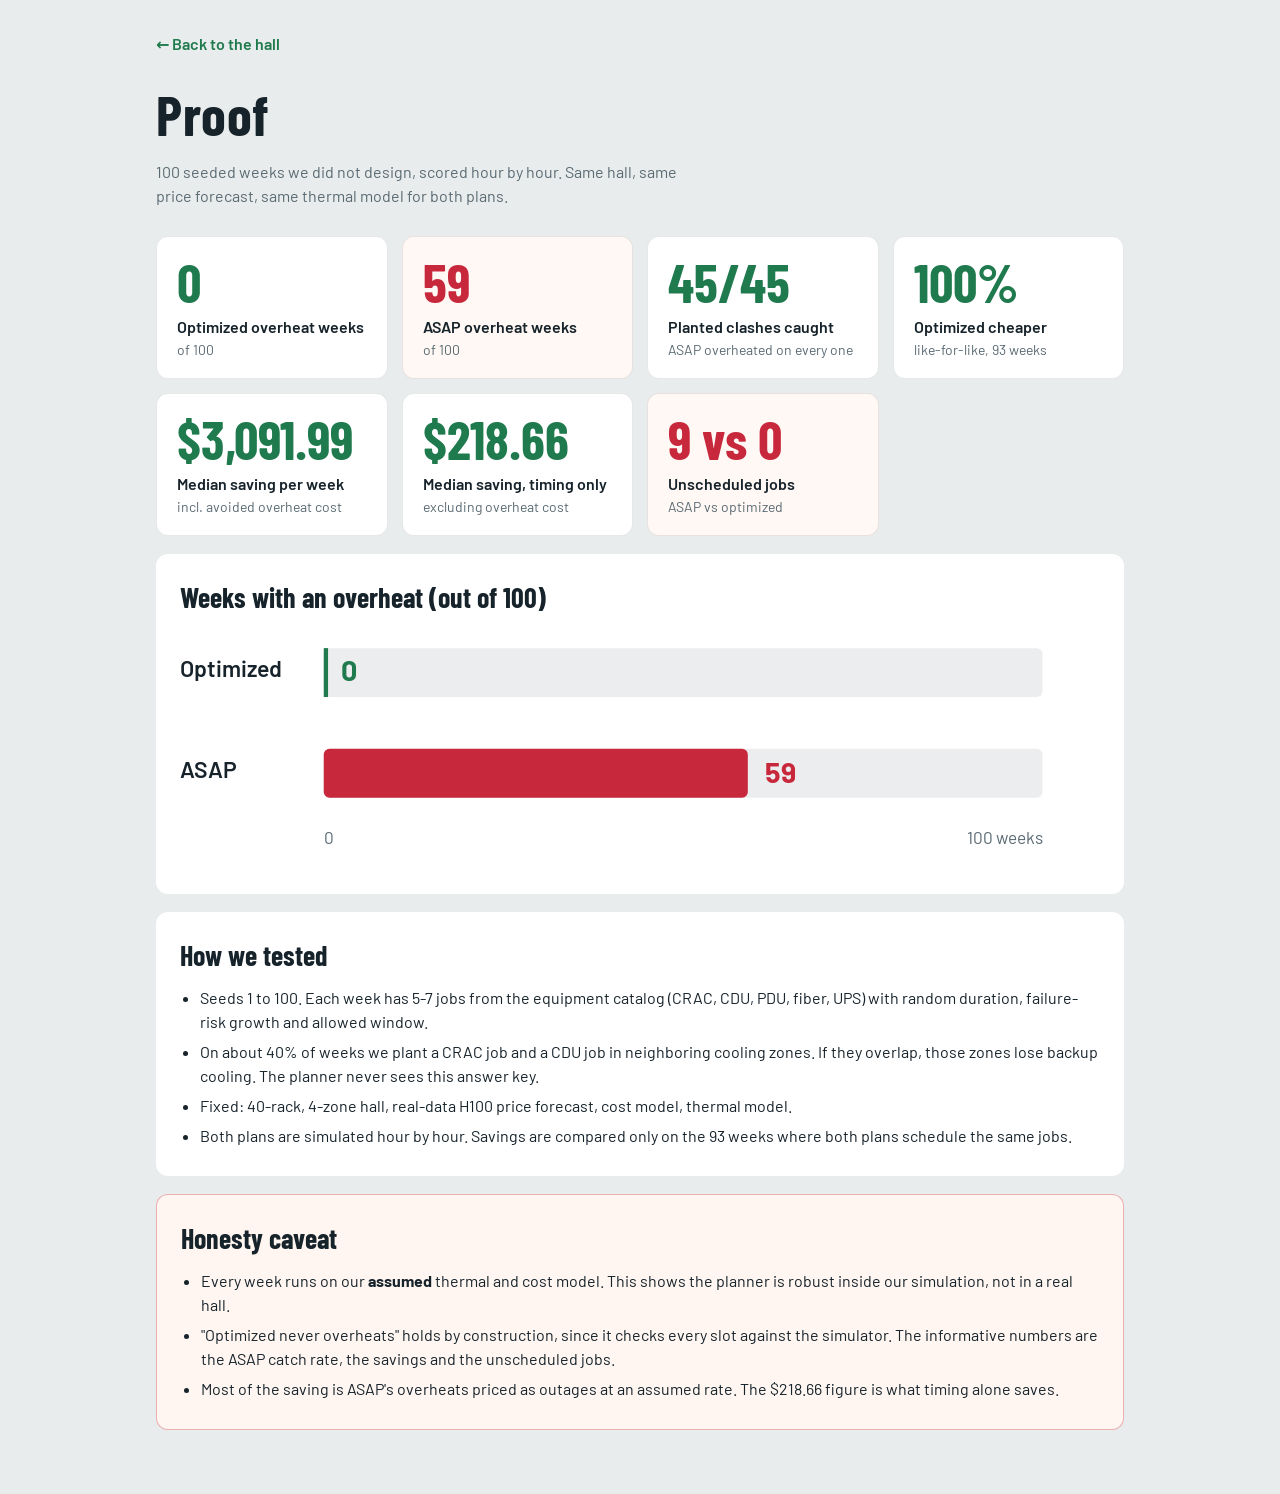
<file: frontend/proof.html>
<!doctype html>
<html lang="en">
<head>
<meta charset="utf-8">
<meta name="viewport" content="width=device-width, initial-scale=1">
<title>Proof</title>
<link rel="preconnect" href="https://fonts.googleapis.com">
<link rel="preconnect" href="https://fonts.gstatic.com" crossorigin>
<link href="https://fonts.googleapis.com/css2?family=Barlow:wght@400;500;600;700&family=Barlow+Condensed:wght@600;700&display=swap" rel="stylesheet">
<style>
:root{--ink:#17232B;--ours:#1F7A4D;--asap:#C8283C;--ground:#E8ECEC;--card:#fff;--muted:#5a6a73}
*{box-sizing:border-box}
body{margin:0;background:var(--ground);color:var(--ink);font-family:Barlow,system-ui,sans-serif;line-height:1.5}
.wrap{max-width:1000px;margin:0 auto;padding:32px 16px 64px}
a.back{color:var(--ours);font-weight:600;text-decoration:none}
a.back:hover{text-decoration:underline}
h1{font-family:"Barlow Condensed",Barlow,sans-serif;font-size:56px;margin:16px 0 4px;letter-spacing:.5px}
.sub{color:var(--muted);margin:0 0 28px;max-width:60ch}
.tiles{display:grid;grid-template-columns:repeat(auto-fit,minmax(210px,1fr));gap:14px}
.tile{background:var(--card);border-radius:12px;padding:18px 20px;border:1px solid rgba(23,35,43,.1)}
.tile.o{background:#fff8f4}
.tile .n{font-family:"Barlow Condensed",Barlow,sans-serif;font-weight:700;font-size:54px;line-height:1;color:var(--ours)}
.tile.o .n{color:var(--asap)}
.tile .l{margin-top:6px;font-weight:600}
.tile .d{color:var(--muted);font-size:14px}
section{background:var(--card);border-radius:12px;padding:22px 24px;margin-top:18px}
h2{font-family:"Barlow Condensed",Barlow,sans-serif;font-size:28px;margin:0 0 10px}
svg{width:100%;height:auto;display:block}
svg text{font-family:Barlow,sans-serif}
ul{padding-left:20px;margin:0}li{margin:6px 0}
.caveat{border:1px solid rgba(200,40,60,.35);background:#fff6f1}
</style>
</head>
<body>
<div class="wrap">
<a class="back" href="/">&larr; Back to the hall</a>
<h1>Proof</h1>
<p class="sub">100 seeded weeks we did not design, scored hour by hour. Same hall, same price forecast, same thermal model for both plans.</p>

<div class="tiles">
  <div class="tile"><div class="n">0</div><div class="l">Optimized overheat weeks</div><div class="d">of 100</div></div>
  <div class="tile o"><div class="n">59</div><div class="l">ASAP overheat weeks</div><div class="d">of 100</div></div>
  <div class="tile"><div class="n">45/45</div><div class="l">Planted clashes caught</div><div class="d">ASAP overheated on every one</div></div>
  <div class="tile"><div class="n">100%</div><div class="l">Optimized cheaper</div><div class="d">like-for-like, 93 weeks</div></div>
  <div class="tile"><div class="n">$3,091.99</div><div class="l">Median saving per week</div><div class="d">incl. avoided overheat cost</div></div>
  <div class="tile"><div class="n">$218.66</div><div class="l">Median saving, timing only</div><div class="d">excluding overheat cost</div></div>
  <div class="tile o"><div class="n">9 vs 0</div><div class="l">Unscheduled jobs</div><div class="d">ASAP vs optimized</div></div>
</div>

<section>
  <h2>Weeks with an overheat (out of 100)</h2>
  <svg viewBox="0 0 640 170" role="img" aria-label="Overheat weeks: optimized 0, ASAP 59 of 100">
    <text x="0" y="34" font-size="16" font-weight="600" fill="#17232B">Optimized</text>
    <text x="0" y="104" font-size="16" font-weight="600" fill="#17232B">ASAP</text>
    <rect x="100" y="14" width="500" height="34" rx="4" fill="#17232B" opacity=".08"/>
    <rect x="100" y="14" width="3" height="34" fill="#1F7A4D"/>
    <text x="112" y="37" font-size="20" font-weight="700" fill="#1F7A4D">0</text>
    <rect x="100" y="84" width="500" height="34" rx="4" fill="#17232B" opacity=".08"/>
    <rect x="100" y="84" width="295" height="34" rx="4" fill="#C8283C"/>
    <text x="407" y="108" font-size="20" font-weight="700" fill="#C8283C">59</text>
    <text x="100" y="150" font-size="12" fill="#5a6a73">0</text>
    <text x="600" y="150" font-size="12" fill="#5a6a73" text-anchor="end">100 weeks</text>
  </svg>
</section>

<section>
  <h2>How we tested</h2>
  <ul>
    <li>Seeds 1 to 100. Each week has 5-7 jobs from the equipment catalog (CRAC, CDU, PDU, fiber, UPS) with random duration, failure-risk growth and allowed window.</li>
    <li>On about 40% of weeks we plant a CRAC job and a CDU job in neighboring cooling zones. If they overlap, those zones lose backup cooling. The planner never sees this answer key.</li>
    <li>Fixed: 40-rack, 4-zone hall, real-data H100 price forecast, cost model, thermal model.</li>
    <li>Both plans are simulated hour by hour. Savings are compared only on the 93 weeks where both plans schedule the same jobs.</li>
  </ul>
</section>

<section class="caveat">
  <h2>Honesty caveat</h2>
  <ul>
    <li>Every week runs on our <b>assumed</b> thermal and cost model. This shows the planner is robust inside our simulation, not in a real hall.</li>
    <li>"Optimized never overheats" holds by construction, since it checks every slot against the simulator. The informative numbers are the ASAP catch rate, the savings and the unscheduled jobs.</li>
    <li>Most of the saving is ASAP's overheats priced as outages at an assumed rate. The $218.66 figure is what timing alone saves.</li>
  </ul>
</section>
</div>
</body>
</html>
</file>
